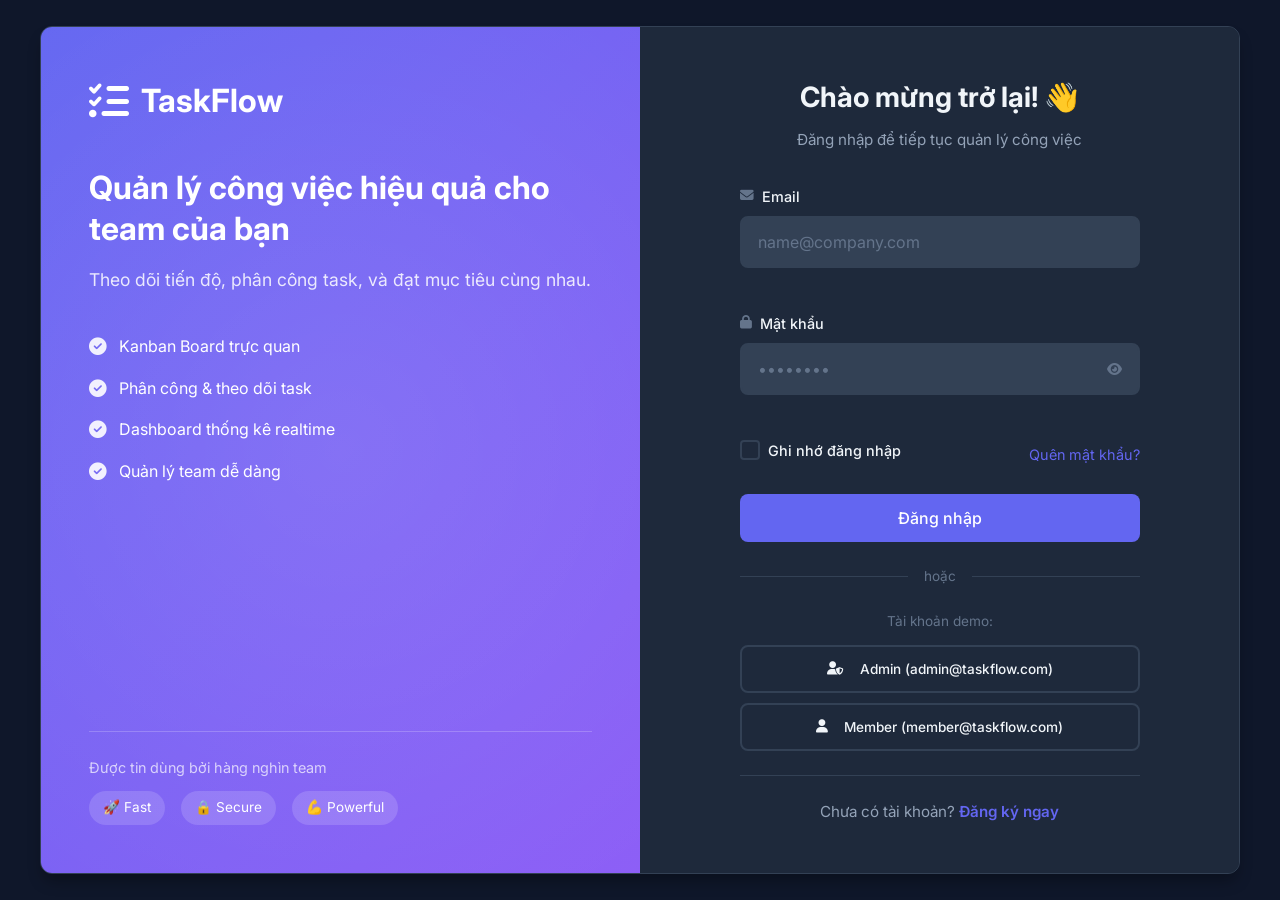
<file: index.html>
<!DOCTYPE html>
<html lang="vi" data-theme="dark">
<head>
    <meta charset="UTF-8">
    <meta name="viewport" content="width=device-width, initial-scale=1.0">
    <title>Team Task Management</title>
    <link rel="stylesheet" href="css/style.css">
    <link href="https://fonts.googleapis.com/css2?family=Inter:wght@300;400;500;600;700&display=swap" rel="stylesheet">
    <link rel="stylesheet" href="https://cdnjs.cloudflare.com/ajax/libs/font-awesome/6.4.0/css/all.min.css">
</head>
<body>
    <div class="app">
        <!-- Sidebar -->
        <aside class="sidebar">
            <div class="sidebar-header">
                <div class="logo">
                    <i class="fas fa-tasks"></i>
                    <span>TaskFlow</span>
                </div>
            </div>
            
            <nav class="sidebar-nav">
                <a href="#" class="nav-item active" data-page="dashboard">
                    <i class="fas fa-th-large"></i>
                    <span>Dashboard</span>
                </a>
                <a href="#" class="nav-item" data-page="kanban">
                    <i class="fas fa-columns"></i>
                    <span>Kanban Board</span>
                </a>
                <a href="#" class="nav-item" data-page="tasks">
                    <i class="fas fa-check-circle"></i>
                    <span>All Tasks</span>
                </a>
                <a href="#" class="nav-item" data-page="team">
                    <i class="fas fa-users"></i>
                    <span>Team</span>
                </a>
                <a href="#" class="nav-item" data-page="calendar">
                    <i class="fas fa-calendar-alt"></i>
                    <span>Lịch</span>
                </a>
                <a href="#" class="nav-item" data-page="activity">
                    <i class="fas fa-history"></i>
                    <span>Nhật ký</span>
                </a>
            </nav>
            
            <div class="sidebar-footer">
                <div class="user-info">
                    <div class="avatar" id="userAvatar">
                        <i class="fas fa-user"></i>
                    </div>
                    <div class="user-details">
                        <span class="user-name" id="userName">User</span>
                        <span class="user-role" id="userRole">Member</span>
                    </div>
                </div>
                <button class="btn btn-logout" id="logoutBtn" onclick="logout()">
                    <i class="fas fa-sign-out-alt"></i>
                    <span>Đăng xuất</span>
                </button>
            </div>
        </aside>

        <!-- Main Content -->
        <main class="main-content">
            <!-- Header -->
            <header class="header">
                <div class="header-left">
                    <button class="menu-toggle" id="menuToggle">
                        <i class="fas fa-bars"></i>
                    </button>
                    <h1 class="page-title">Dashboard</h1>
                </div>
                <div class="header-right">
                    <div class="search-box">
                        <i class="fas fa-search"></i>
                        <input type="text" placeholder="Tìm kiếm task... (Ctrl+K)" id="searchInput">
                    </div>
                    <button class="btn-icon" id="themeToggleBtn" title="Chuyển theme">
                        <i class="fas fa-moon"></i>
                    </button>
                    <div class="notification-wrapper">
                        <button class="btn-icon" id="notificationBtn" title="Thông báo">
                            <i class="fas fa-bell"></i>
                        </button>
                        <span class="notification-badge" id="notificationBadge">0</span>
                        <div class="notification-dropdown" id="notificationDropdown">
                            <div class="notification-dropdown-header">
                                <h3><i class="fas fa-bell"></i> Thông báo</h3>
                                <button class="mark-read-btn" onclick="markAllNotificationsRead()">Đọc tất cả</button>
                            </div>
                            <div class="notification-list" id="notificationList">
                                <div class="notification-empty">
                                    <i class="fas fa-bell-slash"></i>
                                    <p>Không có thông báo</p>
                                </div>
                            </div>
                        </div>
                    </div>
                    <button class="btn btn-primary" id="addTaskBtn">
                        <i class="fas fa-plus"></i>
                        <span>Thêm Task</span>
                    </button>
                </div>
            </header>

            <!-- Dashboard Page -->
            <section class="page active" id="dashboard">
                <div class="stats-grid">
                    <div class="stat-card">
                        <div class="stat-icon total">
                            <i class="fas fa-clipboard-list"></i>
                        </div>
                        <div class="stat-info">
                            <h3 id="totalTasks">0</h3>
                            <p>Tổng Task</p>
                        </div>
                    </div>
                    <div class="stat-card">
                        <div class="stat-icon todo">
                            <i class="fas fa-clock"></i>
                        </div>
                        <div class="stat-info">
                            <h3 id="todoTasks">0</h3>
                            <p>Chờ xử lý</p>
                        </div>
                    </div>
                    <div class="stat-card">
                        <div class="stat-icon doing">
                            <i class="fas fa-spinner"></i>
                        </div>
                        <div class="stat-info">
                            <h3 id="doingTasks">0</h3>
                            <p>Đang làm</p>
                        </div>
                    </div>
                    <div class="stat-card">
                        <div class="stat-icon done">
                            <i class="fas fa-check-circle"></i>
                        </div>
                        <div class="stat-info">
                            <h3 id="doneTasks">0</h3>
                            <p>Hoàn thành</p>
                        </div>
                    </div>
                    <div class="stat-card">
                        <div class="stat-icon completion">
                            <i class="fas fa-chart-pie"></i>
                        </div>
                        <div class="stat-info">
                            <h3 id="completionRate">0%</h3>
                            <p>Tỉ lệ hoàn thành</p>
                            <div class="completion-bar">
                                <div class="completion-fill" id="completionFill" style="width: 0%"></div>
                            </div>
                        </div>
                    </div>
                </div>

                <div class="dashboard-grid">
                    <div class="card recent-tasks">
                        <div class="card-header">
                            <h2><i class="fas fa-history"></i> Task gần đây</h2>
                        </div>
                        <div class="card-body" id="recentTasksList">
                            <!-- Tasks will be loaded here -->
                        </div>
                    </div>
                    
                    <div class="card overdue-tasks">
                        <div class="card-header">
                            <h2><i class="fas fa-exclamation-triangle"></i> Task quá hạn</h2>
                        </div>
                        <div class="card-body" id="overdueTasksList">
                            <!-- Overdue tasks will be loaded here -->
                        </div>
                    </div>
                </div>
            </section>

            <!-- Kanban Page -->
            <section class="page" id="kanban">
                <div class="kanban-board">
                    <div class="kanban-column" data-status="todo">
                        <div class="column-header">
                            <span class="column-title"><i class="fas fa-clock"></i> To Do</span>
                            <span class="task-count" id="kanban-todo-count">0</span>
                        </div>
                        <div class="column-body" id="kanban-todo">
                            <!-- Tasks will be loaded here -->
                        </div>
                    </div>
                    
                    <div class="kanban-column" data-status="doing">
                        <div class="column-header">
                            <span class="column-title"><i class="fas fa-spinner"></i> Doing</span>
                            <span class="task-count" id="kanban-doing-count">0</span>
                        </div>
                        <div class="column-body" id="kanban-doing">
                            <!-- Tasks will be loaded here -->
                        </div>
                    </div>
                    
                    <div class="kanban-column" data-status="done">
                        <div class="column-header">
                            <span class="column-title"><i class="fas fa-check-circle"></i> Done</span>
                            <span class="task-count" id="kanban-done-count">0</span>
                        </div>
                        <div class="column-body" id="kanban-done">
                            <!-- Tasks will be loaded here -->
                        </div>
                    </div>
                    
                    <div class="kanban-column" data-status="blocked">
                        <div class="column-header">
                            <span class="column-title"><i class="fas fa-ban"></i> Blocked</span>
                            <span class="task-count" id="kanban-blocked-count">0</span>
                        </div>
                        <div class="column-body" id="kanban-blocked">
                            <!-- Tasks will be loaded here -->
                        </div>
                    </div>
                </div>
            </section>

            <!-- Tasks Page -->
            <section class="page" id="tasks">
                <div class="tasks-toolbar">
                    <div class="toolbar-row">
                        <div class="filter-group">
                            <select id="filterStatus">
                                <option value="all">Tất cả trạng thái</option>
                                <option value="todo">To Do</option>
                                <option value="doing">Doing</option>
                                <option value="done">Done</option>
                                <option value="blocked">Blocked</option>
                            </select>
                            <select id="filterPriority">
                                <option value="all">Tất cả độ ưu tiên</option>
                                <option value="high">Cao</option>
                                <option value="medium">Trung bình</option>
                                <option value="low">Thấp</option>
                            </select>
                            <select id="filterAssignee">
                                <option value="all">Tất cả người làm</option>
                            </select>
                        </div>
                        <button class="btn btn-secondary" id="exportCsvBtn">
                            <i class="fas fa-file-csv"></i>
                            <span>Xuất CSV</span>
                        </button>
                    </div>
                    <div class="toolbar-row" style="margin-top:12px">
                        <div class="filter-group">
                            <input type="text" id="filterTag" placeholder="🏷 Lọc theo tag..." class="filter-input">
                            <input type="date" id="filterDateFrom" class="filter-input" title="Deadline từ ngày">
                            <input type="date" id="filterDateTo" class="filter-input" title="Deadline đến ngày">
                            <button class="btn btn-secondary btn-sm" id="clearFiltersBtn">
                                <i class="fas fa-times"></i> Xóa bộ lọc
                            </button>
                        </div>
                    </div>
                </div>
                
                <div class="tasks-table-wrapper">
                    <table class="tasks-table">
                        <thead>
                            <tr>
                                <th class="sortable" data-sort="title">Task <i class="fas fa-sort sort-icon"></i></th>
                                <th>Người phụ trách</th>
                                <th class="sortable" data-sort="priority">Độ ưu tiên <i class="fas fa-sort sort-icon"></i></th>
                                <th class="sortable" data-sort="deadline">Deadline <i class="fas fa-sort sort-icon"></i></th>
                                <th class="sortable" data-sort="status">Trạng thái <i class="fas fa-sort sort-icon"></i></th>
                                <th>Hành động</th>
                            </tr>
                        </thead>
                        <tbody id="tasksTableBody">
                            <!-- Tasks will be loaded here -->
                        </tbody>
                    </table>
                </div>
            </section>

            <!-- Team Page -->
            <section class="page" id="team">
                <div class="team-header">
                    <h2>Thành viên Team</h2>
                    <button class="btn btn-primary" id="addMemberBtn">
                        <i class="fas fa-user-plus"></i>
                        <span>Thêm thành viên</span>
                    </button>
                </div>
                
                <div class="team-grid" id="teamGrid">
                    <!-- Team members will be loaded here -->
                </div>
            </section>

            <!-- Calendar Page -->
            <section class="page" id="calendar">
                <div class="calendar-nav">
                    <button class="btn btn-secondary" id="prevMonthBtn"><i class="fas fa-chevron-left"></i></button>
                    <h2 id="calendarMonthTitle">Tháng</h2>
                    <button class="btn btn-secondary" id="nextMonthBtn"><i class="fas fa-chevron-right"></i></button>
                    <button class="btn btn-secondary btn-sm" id="todayBtn" style="margin-left:auto">
                        <i class="fas fa-calendar-day"></i> Hôm nay
                    </button>
                </div>
                <div id="calendarGrid" class="calendar-container"></div>
            </section>

            <!-- Activity Log Page -->
            <section class="page" id="activity">
                <div class="activity-page-header">
                    <h2><i class="fas fa-history"></i> Nhật ký hoạt động</h2>
                    <button class="btn btn-secondary btn-sm" id="clearActivityBtn">
                        <i class="fas fa-trash"></i> Xóa log
                    </button>
                </div>
                <div class="activity-log-list" id="activityLogList">
                    <div class="empty-state"><i class="fas fa-history"></i><p>Chưa có hoạt động nào</p></div>
                </div>
            </section>
        </main>
    </div>

    <!-- Task Modal -->
    <div class="modal" id="taskModal">
        <div class="modal-content modal-large">
            <div class="modal-header">
                <h2 id="modalTitle">Thêm Task mới</h2>
                <button class="close-btn" id="closeTaskModal">
                    <i class="fas fa-times"></i>
                </button>
            </div>
            <!-- Tabs (shown when editing) -->
            <div class="modal-tabs" id="modalTabs" style="display:none">
                <button class="modal-tab active" data-tab="details">
                    <i class="fas fa-info-circle"></i> Chi tiết
                </button>
                <button class="modal-tab" data-tab="comments">
                    <i class="fas fa-comments"></i> Bình luận
                    <span class="tab-count" id="commentTabCount">0</span>
                </button>
                <button class="modal-tab" data-tab="attachments">
                    <i class="fas fa-paperclip"></i> Tệp đính kèm
                    <span class="tab-count" id="attachTabCount">0</span>
                </button>
            </div>
            <!-- Details Tab -->
            <div class="tab-panel active" id="tabDetails">
            <form id="taskForm">
                <input type="hidden" id="taskId">
                <div class="form-group">
                    <label for="taskTitle">Tiêu đề *</label>
                    <input type="text" id="taskTitle" required placeholder="Nhập tiêu đề task...">
                </div>
                <div class="form-group">
                    <label for="taskDescription">Mô tả</label>
                    <textarea id="taskDescription" rows="3" placeholder="Mô tả chi tiết..."></textarea>
                </div>
                <div class="form-row">
                    <div class="form-group">
                        <label for="taskAssignee">Người phụ trách</label>
                        <select id="taskAssignee">
                            <!-- Team members will be loaded here -->
                        </select>
                    </div>
                    <div class="form-group">
                        <label for="taskPriority">Độ ưu tiên</label>
                        <select id="taskPriority">
                            <option value="low">Thấp</option>
                            <option value="medium" selected>Trung bình</option>
                            <option value="high">Cao</option>
                        </select>
                    </div>
                </div>
                <div class="form-row">
                    <div class="form-group">
                        <label for="taskDeadline">Deadline</label>
                        <input type="date" id="taskDeadline">
                    </div>
                    <div class="form-group">
                        <label for="taskStatus">Trạng thái</label>
                        <select id="taskStatus">
                            <option value="todo">To Do</option>
                            <option value="doing">Doing</option>
                            <option value="done">Done</option>
                            <option value="blocked">Blocked</option>
                        </select>
                    </div>
                </div>
                <div class="form-group">
                    <label for="taskTags">Tags <span class="label-hint">(cách nhau bằng dấu phẩy)</span></label>
                    <input type="text" id="taskTags" placeholder="vd: frontend, bugfix, urgent...">
                </div>
                <div class="form-actions">
                    <button type="button" class="btn btn-secondary" id="cancelTaskBtn">Hủy</button>
                    <button type="submit" class="btn btn-primary">Lưu Task</button>
                </div>
            </form>
            </div>
            <!-- Comments Tab -->
            <div class="tab-panel" id="tabComments">
                <div class="comments-section">
                    <div class="comments-list" id="commentsList">
                        <div class="empty-state" style="padding:20px"><i class="fas fa-comments"></i><p>Chưa có bình luận</p></div>
                    </div>
                    <div class="comment-input-area">
                        <textarea id="commentInput" placeholder="Viết bình luận..." rows="3"></textarea>
                        <button class="btn btn-primary btn-sm" onclick="addComment()">
                            <i class="fas fa-paper-plane"></i> Gửi
                        </button>
                    </div>
                </div>
            </div>
            <!-- Attachments Tab -->
            <div class="tab-panel" id="tabAttachments">
                <div class="attachments-section">
                    <div class="attachments-list" id="attachmentsList">
                        <div class="empty-state" style="padding:20px"><i class="fas fa-paperclip"></i><p>Chưa có tệp đính kèm</p></div>
                    </div>
                    <label class="file-upload-label" for="fileAttachInput">
                        <i class="fas fa-cloud-upload-alt"></i>
                        <span>Nhấp vào đây để chọn file</span>
                        <small>Hỗ trợ mọi định dạng, tối đa 2MB/file</small>
                    </label>
                    <input type="file" id="fileAttachInput" multiple style="display:none" onchange="handleFileUpload(this.files)">
                </div>
            </div>
        </div>
    </div>

    <!-- Member Modal -->
    <div class="modal" id="memberModal">
        <div class="modal-content">
            <div class="modal-header">
                <h2 id="memberModalTitle">Thêm thành viên</h2>
                <button class="close-btn" id="closeMemberModal">
                    <i class="fas fa-times"></i>
                </button>
            </div>
            <form id="memberForm">
                <input type="hidden" id="memberId">
                <div class="form-group">
                    <label for="memberName">Tên *</label>
                    <input type="text" id="memberName" required placeholder="Nhập tên thành viên...">
                </div>
                <div class="form-group">
                    <label for="memberEmail">Email</label>
                    <input type="email" id="memberEmail" placeholder="email@example.com">
                </div>
                <div class="form-group">
                    <label for="memberRole">Vai trò</label>
                    <select id="memberRole">
                        <option value="member">Member</option>
                        <option value="lead">Team Lead</option>
                        <option value="admin">Admin</option>
                    </select>
                </div>
                <div class="form-group">
                    <label for="memberAvatar">Màu Avatar</label>
                    <div class="color-picker">
                        <input type="radio" name="avatarColor" value="#6366f1" id="color1" checked>
                        <label for="color1" style="background: #6366f1"></label>
                        <input type="radio" name="avatarColor" value="#8b5cf6" id="color2">
                        <label for="color2" style="background: #8b5cf6"></label>
                        <input type="radio" name="avatarColor" value="#ec4899" id="color3">
                        <label for="color3" style="background: #ec4899"></label>
                        <input type="radio" name="avatarColor" value="#14b8a6" id="color4">
                        <label for="color4" style="background: #14b8a6"></label>
                        <input type="radio" name="avatarColor" value="#f59e0b" id="color5">
                        <label for="color5" style="background: #f59e0b"></label>
                    </div>
                </div>
                <div class="form-actions">
                    <button type="button" class="btn btn-secondary" id="cancelMemberBtn">Hủy</button>
                    <button type="submit" class="btn btn-primary">Lưu</button>
                </div>
            </form>
        </div>
    </div>

    <!-- Delete Confirmation Modal -->
    <div class="modal" id="deleteModal">
        <div class="modal-content modal-small">
            <div class="modal-header">
                <h2>Xác nhận xóa</h2>
                <button class="close-btn" id="closeDeleteModal">
                    <i class="fas fa-times"></i>
                </button>
            </div>
            <div class="modal-body">
                <p id="deleteMessage">Bạn có chắc chắn muốn xóa?</p>
            </div>
            <div class="form-actions">
                <button type="button" class="btn btn-secondary" id="cancelDeleteBtn">Hủy</button>
                <button type="button" class="btn btn-danger" id="confirmDeleteBtn">Xóa</button>
            </div>
        </div>
    </div>

    <!-- Toast Notification -->
    <div class="toast-container" id="toastContainer"></div>

    <script src="js/auth.js"></script>
    <script src="js/app.js"></script>
</body>
</html>
</file>
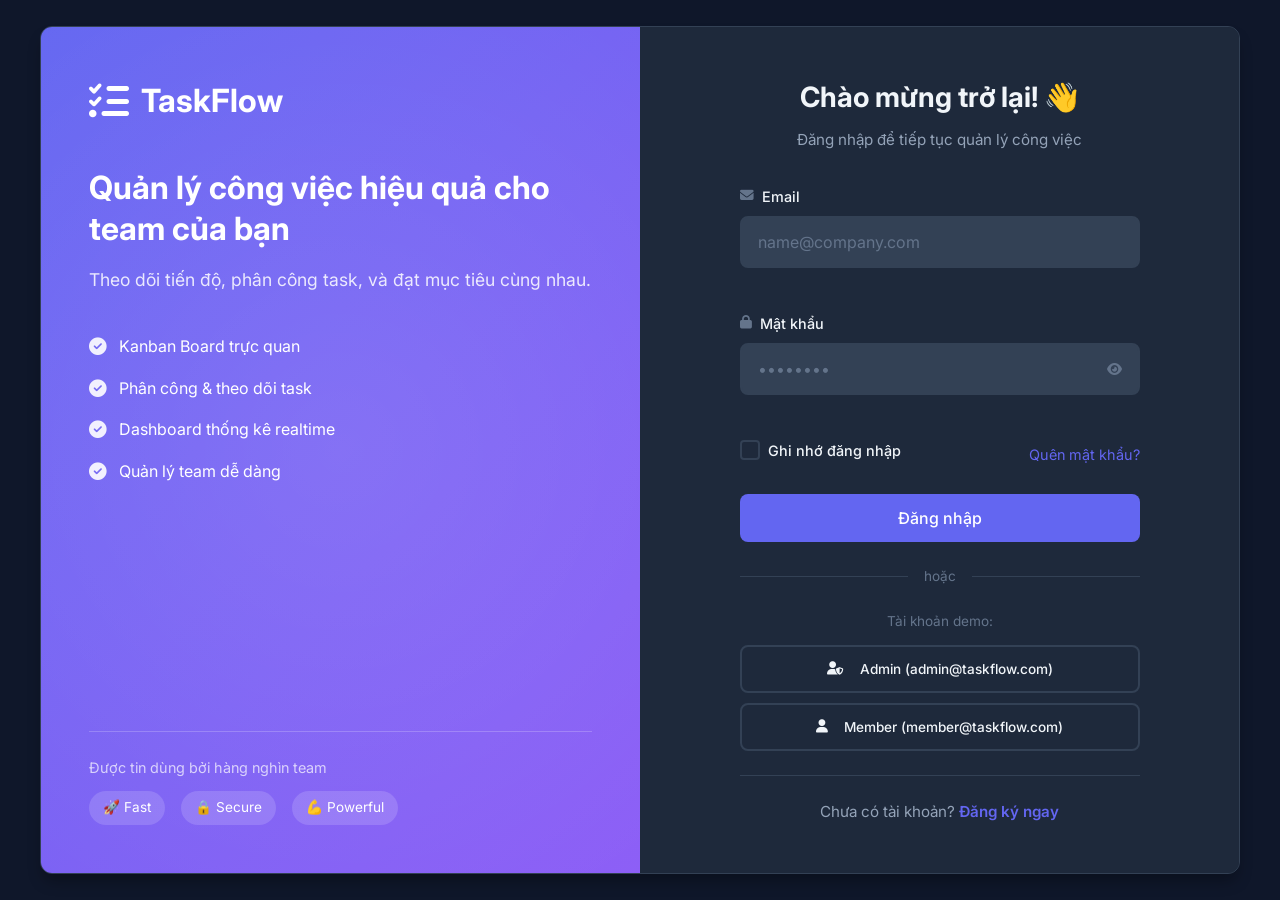
<file: login.html>
<!DOCTYPE html>
<html lang="vi">
<head>
    <meta charset="UTF-8">
    <meta name="viewport" content="width=device-width, initial-scale=1.0">
    <title>Đăng nhập - TaskFlow</title>
    <link rel="stylesheet" href="css/style.css">
    <link rel="stylesheet" href="css/auth.css">
    <link href="https://fonts.googleapis.com/css2?family=Inter:wght@300;400;500;600;700&display=swap" rel="stylesheet">
    <link rel="stylesheet" href="https://cdnjs.cloudflare.com/ajax/libs/font-awesome/6.4.0/css/all.min.css">
</head>
<body class="auth-body">
    <div class="auth-container">
        <!-- Left Side - Branding -->
        <div class="auth-branding">
            <div class="branding-content">
                <div class="logo-large">
                    <i class="fas fa-tasks"></i>
                    <span>TaskFlow</span>
                </div>
                <h1>Quản lý công việc hiệu quả cho team của bạn</h1>
                <p>Theo dõi tiến độ, phân công task, và đạt mục tiêu cùng nhau.</p>
                
                <div class="features-list">
                    <div class="feature-item">
                        <i class="fas fa-check-circle"></i>
                        <span>Kanban Board trực quan</span>
                    </div>
                    <div class="feature-item">
                        <i class="fas fa-check-circle"></i>
                        <span>Phân công & theo dõi task</span>
                    </div>
                    <div class="feature-item">
                        <i class="fas fa-check-circle"></i>
                        <span>Dashboard thống kê realtime</span>
                    </div>
                    <div class="feature-item">
                        <i class="fas fa-check-circle"></i>
                        <span>Quản lý team dễ dàng</span>
                    </div>
                </div>
            </div>
            
            <div class="branding-footer">
                <p>Được tin dùng bởi hàng nghìn team</p>
                <div class="trust-badges">
                    <span>🚀 Fast</span>
                    <span>🔒 Secure</span>
                    <span>💪 Powerful</span>
                </div>
            </div>
        </div>

        <!-- Right Side - Login Form -->
        <div class="auth-form-container">
            <div class="auth-form-wrapper">
                <div class="auth-header">
                    <h2>Chào mừng trở lại! 👋</h2>
                    <p>Đăng nhập để tiếp tục quản lý công việc</p>
                </div>

                <form id="loginForm" class="auth-form">
                    <div class="form-group">
                        <label for="email">
                            <i class="fas fa-envelope"></i>
                            Email
                        </label>
                        <input 
                            type="email" 
                            id="email" 
                            name="email" 
                            placeholder="name@company.com"
                            required
                            autocomplete="email"
                        >
                        <span class="error-message" id="emailError"></span>
                    </div>

                    <div class="form-group">
                        <label for="password">
                            <i class="fas fa-lock"></i>
                            Mật khẩu
                        </label>
                        <div class="password-input">
                            <input 
                                type="password" 
                                id="password" 
                                name="password" 
                                placeholder="••••••••"
                                required
                                autocomplete="current-password"
                            >
                            <button type="button" class="toggle-password" id="togglePassword">
                                <i class="fas fa-eye"></i>
                            </button>
                        </div>
                        <span class="error-message" id="passwordError"></span>
                    </div>

                    <div class="form-options">
                        <label class="checkbox-label">
                            <input type="checkbox" id="rememberMe">
                            <span class="checkmark"></span>
                            Ghi nhớ đăng nhập
                        </label>
                        <a href="#" class="forgot-link">Quên mật khẩu?</a>
                    </div>

                    <button type="submit" class="btn btn-primary btn-block" id="loginBtn">
                        <span class="btn-text">Đăng nhập</span>
                        <span class="btn-loader" style="display: none;">
                            <i class="fas fa-spinner fa-spin"></i>
                        </span>
                    </button>
                </form>

                <div class="auth-divider">
                    <span>hoặc</span>
                </div>

                <div class="demo-accounts">
                    <p>Tài khoản demo:</p>
                    <button type="button" class="btn btn-outline btn-block demo-btn" data-email="admin@taskflow.com" data-password="admin123">
                        <i class="fas fa-user-shield"></i>
                        Admin (admin@taskflow.com)
                    </button>
                    <button type="button" class="btn btn-outline btn-block demo-btn" data-email="member@taskflow.com" data-password="member123">
                        <i class="fas fa-user"></i>
                        Member (member@taskflow.com)
                    </button>
                </div>

                <div class="auth-footer">
                    <p>Chưa có tài khoản? <a href="register.html">Đăng ký ngay</a></p>
                </div>
            </div>
        </div>
    </div>

    <!-- Toast Container -->
    <div class="toast-container" id="toastContainer"></div>

    <script src="js/auth.js"></script>
</body>
</html>
</file>
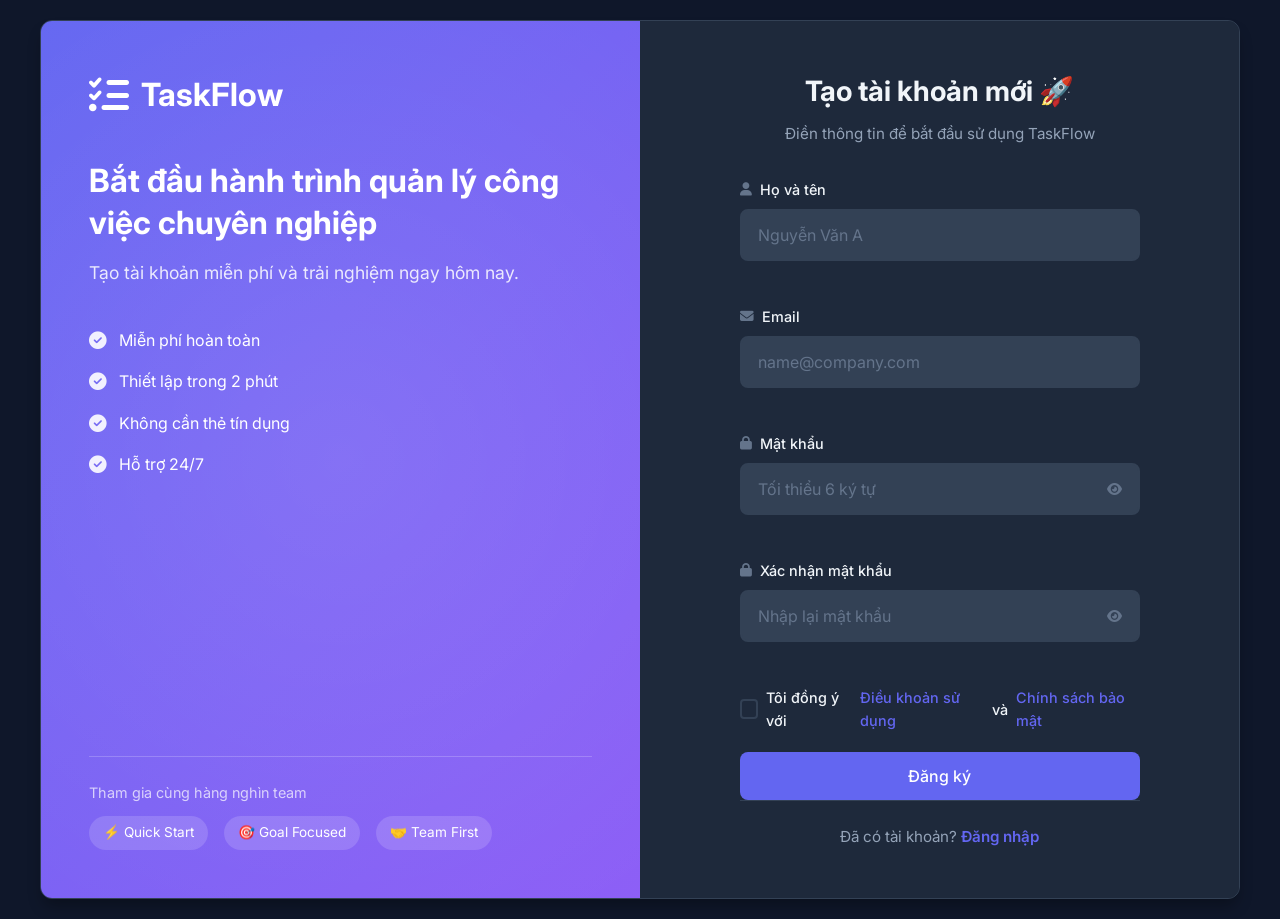
<file: register.html>
<!DOCTYPE html>
<html lang="vi">
<head>
    <meta charset="UTF-8">
    <meta name="viewport" content="width=device-width, initial-scale=1.0">
    <title>Đăng ký - TaskFlow</title>
    <link rel="stylesheet" href="css/style.css">
    <link rel="stylesheet" href="css/auth.css">
    <link href="https://fonts.googleapis.com/css2?family=Inter:wght@300;400;500;600;700&display=swap" rel="stylesheet">
    <link rel="stylesheet" href="https://cdnjs.cloudflare.com/ajax/libs/font-awesome/6.4.0/css/all.min.css">
</head>
<body class="auth-body">
    <div class="auth-container">
        <!-- Left Side - Branding -->
        <div class="auth-branding">
            <div class="branding-content">
                <div class="logo-large">
                    <i class="fas fa-tasks"></i>
                    <span>TaskFlow</span>
                </div>
                <h1>Bắt đầu hành trình quản lý công việc chuyên nghiệp</h1>
                <p>Tạo tài khoản miễn phí và trải nghiệm ngay hôm nay.</p>
                
                <div class="features-list">
                    <div class="feature-item">
                        <i class="fas fa-check-circle"></i>
                        <span>Miễn phí hoàn toàn</span>
                    </div>
                    <div class="feature-item">
                        <i class="fas fa-check-circle"></i>
                        <span>Thiết lập trong 2 phút</span>
                    </div>
                    <div class="feature-item">
                        <i class="fas fa-check-circle"></i>
                        <span>Không cần thẻ tín dụng</span>
                    </div>
                    <div class="feature-item">
                        <i class="fas fa-check-circle"></i>
                        <span>Hỗ trợ 24/7</span>
                    </div>
                </div>
            </div>
            
            <div class="branding-footer">
                <p>Tham gia cùng hàng nghìn team</p>
                <div class="trust-badges">
                    <span>⚡ Quick Start</span>
                    <span>🎯 Goal Focused</span>
                    <span>🤝 Team First</span>
                </div>
            </div>
        </div>

        <!-- Right Side - Register Form -->
        <div class="auth-form-container">
            <div class="auth-form-wrapper">
                <div class="auth-header">
                    <h2>Tạo tài khoản mới 🚀</h2>
                    <p>Điền thông tin để bắt đầu sử dụng TaskFlow</p>
                </div>

                <form id="registerForm" class="auth-form">
                    <div class="form-group">
                        <label for="fullName">
                            <i class="fas fa-user"></i>
                            Họ và tên
                        </label>
                        <input 
                            type="text" 
                            id="fullName" 
                            name="fullName" 
                            placeholder="Nguyễn Văn A"
                            required
                            autocomplete="name"
                        >
                        <span class="error-message" id="fullNameError"></span>
                    </div>

                    <div class="form-group">
                        <label for="email">
                            <i class="fas fa-envelope"></i>
                            Email
                        </label>
                        <input 
                            type="email" 
                            id="email" 
                            name="email" 
                            placeholder="name@company.com"
                            required
                            autocomplete="email"
                        >
                        <span class="error-message" id="emailError"></span>
                    </div>

                    <div class="form-group">
                        <label for="password">
                            <i class="fas fa-lock"></i>
                            Mật khẩu
                        </label>
                        <div class="password-input">
                            <input 
                                type="password" 
                                id="password" 
                                name="password" 
                                placeholder="Tối thiểu 6 ký tự"
                                required
                                minlength="6"
                                autocomplete="new-password"
                            >
                            <button type="button" class="toggle-password" id="togglePassword">
                                <i class="fas fa-eye"></i>
                            </button>
                        </div>
                        <div class="password-strength" id="passwordStrength">
                            <div class="strength-bar">
                                <div class="strength-fill" id="strengthFill"></div>
                            </div>
                            <span class="strength-text" id="strengthText"></span>
                        </div>
                        <span class="error-message" id="passwordError"></span>
                    </div>

                    <div class="form-group">
                        <label for="confirmPassword">
                            <i class="fas fa-lock"></i>
                            Xác nhận mật khẩu
                        </label>
                        <div class="password-input">
                            <input 
                                type="password" 
                                id="confirmPassword" 
                                name="confirmPassword" 
                                placeholder="Nhập lại mật khẩu"
                                required
                                autocomplete="new-password"
                            >
                            <button type="button" class="toggle-password" id="toggleConfirmPassword">
                                <i class="fas fa-eye"></i>
                            </button>
                        </div>
                        <span class="error-message" id="confirmPasswordError"></span>
                    </div>

                    <div class="form-group">
                        <label class="checkbox-label">
                            <input type="checkbox" id="agreeTerms" required>
                            <span class="checkmark"></span>
                            Tôi đồng ý với <a href="#">Điều khoản sử dụng</a> và <a href="#">Chính sách bảo mật</a>
                        </label>
                    </div>

                    <button type="submit" class="btn btn-primary btn-block" id="registerBtn">
                        <span class="btn-text">Đăng ký</span>
                        <span class="btn-loader" style="display: none;">
                            <i class="fas fa-spinner fa-spin"></i>
                        </span>
                    </button>
                </form>

                <div class="auth-footer">
                    <p>Đã có tài khoản? <a href="login.html">Đăng nhập</a></p>
                </div>
            </div>
        </div>
    </div>

    <!-- Toast Container -->
    <div class="toast-container" id="toastContainer"></div>

    <script src="js/auth.js"></script>
</body>
</html>
</file>
<file: css/style.css>
/* ===== CSS Variables ===== */
:root {
    --bg-primary: #0f172a;
    --bg-secondary: #1e293b;
    --bg-tertiary: #334155;
    --text-primary: #f1f5f9;
    --text-secondary: #94a3b8;
    --text-muted: #64748b;
    --accent-primary: #6366f1;
    --accent-secondary: #8b5cf6;
    --accent-hover: #4f46e5;
    --success: #10b981;
    --warning: #f59e0b;
    --danger: #ef4444;
    --info: #3b82f6;
    --border-color: #334155;
    --shadow: 0 4px 6px -1px rgba(0, 0, 0, 0.3);
    --shadow-lg: 0 10px 15px -3px rgba(0, 0, 0, 0.3);
    --radius: 12px;
    --radius-sm: 8px;
    --sidebar-width: 260px;
    --header-height: 70px;
    --transition: all 0.3s ease;
}

/* ===== Light Theme ===== */
[data-theme="light"] {
    --bg-primary: #f1f5f9;
    --bg-secondary: #ffffff;
    --bg-tertiary: #f8fafc;
    --text-primary: #0f172a;
    --text-secondary: #475569;
    --text-muted: #94a3b8;
    --border-color: #e2e8f0;
    --shadow: 0 4px 6px -1px rgba(0, 0, 0, 0.08);
    --shadow-lg: 0 10px 15px -3px rgba(0, 0, 0, 0.1);
}

/* ===== Reset & Base ===== */
* {
    margin: 0;
    padding: 0;
    box-sizing: border-box;
}

body {
    font-family: 'Inter', -apple-system, BlinkMacSystemFont, sans-serif;
    background: var(--bg-primary);
    color: var(--text-primary);
    line-height: 1.6;
    overflow-x: hidden;
}

a {
    text-decoration: none;
    color: inherit;
}

button {
    cursor: pointer;
    border: none;
    outline: none;
    font-family: inherit;
}

input, select, textarea {
    font-family: inherit;
    outline: none;
}

/* ===== App Layout ===== */
.app {
    display: flex;
    min-height: 100vh;
}

/* ===== Sidebar ===== */
.sidebar {
    width: var(--sidebar-width);
    background: var(--bg-secondary);
    border-right: 1px solid var(--border-color);
    display: flex;
    flex-direction: column;
    position: fixed;
    height: 100vh;
    z-index: 100;
    transition: var(--transition);
}

.sidebar.collapsed {
    transform: translateX(-100%);
}

.sidebar-header {
    padding: 20px;
    border-bottom: 1px solid var(--border-color);
    background: linear-gradient(135deg, rgba(99, 102, 241, 0.15), rgba(139, 92, 246, 0.1));
}

.logo {
    display: flex;
    align-items: center;
    gap: 12px;
    font-size: 1.5rem;
    font-weight: 700;
    background: linear-gradient(135deg, #6366f1, #8b5cf6);
    -webkit-background-clip: text;
    -webkit-text-fill-color: transparent;
    background-clip: text;
}

.logo i {
    font-size: 1.8rem;
    -webkit-text-fill-color: var(--accent-primary);
}

.sidebar-nav {
    flex: 1;
    padding: 20px 12px;
    display: flex;
    flex-direction: column;
    gap: 8px;
}

.nav-item {
    display: flex;
    align-items: center;
    gap: 12px;
    padding: 12px 16px;
    border-radius: var(--radius-sm);
    color: var(--text-secondary);
    transition: var(--transition);
    font-weight: 500;
}

.nav-item:hover {
    background: var(--bg-tertiary);
    color: var(--text-primary);
}

.nav-item.active {
    background: linear-gradient(135deg, var(--accent-primary), var(--accent-secondary));
    color: white;
    box-shadow: 0 4px 12px rgba(99, 102, 241, 0.35);
}

.nav-item i {
    width: 20px;
    text-align: center;
}

.sidebar-footer {
    padding: 20px;
    border-top: 1px solid var(--border-color);
}

.user-info {
    display: flex;
    align-items: center;
    gap: 12px;
}

.avatar {
    width: 40px;
    height: 40px;
    border-radius: 50%;
    background: var(--accent-primary);
    display: flex;
    align-items: center;
    justify-content: center;
    color: white;
}

.user-details {
    display: flex;
    flex-direction: column;
}

.user-name {
    font-weight: 600;
    font-size: 0.9rem;
}

.user-role {
    font-size: 0.75rem;
    color: var(--text-muted);
    text-transform: capitalize;
}

.btn-logout {
    width: 100%;
    margin-top: 16px;
    padding: 10px 16px;
    background: rgba(239, 68, 68, 0.1);
    color: var(--danger);
    border-radius: var(--radius-sm);
    display: flex;
    align-items: center;
    justify-content: center;
    gap: 8px;
    font-weight: 500;
    transition: var(--transition);
}

.btn-logout:hover {
    background: var(--danger);
    color: white;
}

/* ===== Main Content ===== */
.main-content {
    flex: 1;
    margin-left: var(--sidebar-width);
    min-height: 100vh;
    transition: var(--transition);
}

.main-content.expanded {
    margin-left: 0;
}

/* ===== Header ===== */
.header {
    height: var(--header-height);
    background: var(--bg-secondary);
    border-bottom: 1px solid var(--border-color);
    display: flex;
    align-items: center;
    justify-content: space-between;
    padding: 0 24px;
    position: sticky;
    top: 0;
    z-index: 50;
}

.header-left {
    display: flex;
    align-items: center;
    gap: 16px;
}

.menu-toggle {
    display: none;
    background: var(--bg-tertiary);
    color: var(--text-primary);
    padding: 10px 12px;
    border-radius: var(--radius-sm);
    font-size: 1.1rem;
}

.page-title {
    font-size: 1.5rem;
    font-weight: 600;
}

.header-right {
    display: flex;
    align-items: center;
    gap: 16px;
}

.search-box {
    display: flex;
    align-items: center;
    gap: 10px;
    background: var(--bg-tertiary);
    padding: 10px 16px;
    border-radius: var(--radius);
    min-width: 280px;
}

.search-box i {
    color: var(--text-muted);
}

.search-box input {
    background: none;
    border: none;
    color: var(--text-primary);
    width: 100%;
    font-size: 0.9rem;
}

.search-box input::placeholder {
    color: var(--text-muted);
}

/* ===== Buttons ===== */
.btn {
    display: inline-flex;
    align-items: center;
    gap: 8px;
    padding: 10px 20px;
    border-radius: var(--radius-sm);
    font-weight: 500;
    font-size: 0.9rem;
    transition: var(--transition);
}

.btn-primary {
    background: var(--accent-primary);
    color: white;
}

.btn-primary:hover {
    background: var(--accent-hover);
}

.btn-secondary {
    background: var(--bg-tertiary);
    color: var(--text-primary);
}

.btn-secondary:hover {
    background: var(--border-color);
}

.btn-danger {
    background: var(--danger);
    color: white;
}

.btn-danger:hover {
    background: #dc2626;
}

.btn-sm {
    padding: 6px 12px;
    font-size: 0.8rem;
}

.btn-icon {
    padding: 8px;
    border-radius: var(--radius-sm);
    background: var(--bg-tertiary);
    color: var(--text-secondary);
    transition: var(--transition);
}

.btn-icon:hover {
    background: var(--border-color);
    color: var(--text-primary);
}

/* ===== Pages ===== */
.page {
    display: none;
    padding: 24px;
    animation: fadeIn 0.3s ease;
}

.page.active {
    display: block;
}

@keyframes fadeIn {
    from { opacity: 0; transform: translateY(10px); }
    to { opacity: 1; transform: translateY(0); }
}

/* ===== Dashboard Stats ===== */
.stats-grid {
    display: grid;
    grid-template-columns: repeat(auto-fit, minmax(240px, 1fr));
    gap: 20px;
    margin-bottom: 24px;
}

.stat-card {
    background: var(--bg-secondary);
    border-radius: var(--radius);
    padding: 24px;
    display: flex;
    align-items: center;
    gap: 20px;
    border: 1px solid var(--border-color);
    transition: var(--transition);
    position: relative;
    overflow: hidden;
}

.stat-card::before {
    content: '';
    position: absolute;
    top: 0;
    right: 0;
    width: 80px;
    height: 80px;
    border-radius: 50%;
    opacity: 0.05;
    background: var(--accent-primary);
    transform: translate(20px, -20px);
    transition: var(--transition);
}

.stat-card:hover::before {
    transform: translate(10px, -10px) scale(1.3);
    opacity: 0.1;
}

.stat-card:hover {
    transform: translateY(-2px);
    box-shadow: var(--shadow-lg);
    border-color: var(--accent-primary);
}

.stat-icon {
    width: 60px;
    height: 60px;
    border-radius: var(--radius);
    display: flex;
    align-items: center;
    justify-content: center;
    font-size: 1.5rem;
}

.stat-icon.total {
    background: linear-gradient(135deg, rgba(99, 102, 241, 0.25), rgba(99, 102, 241, 0.1));
    color: var(--accent-primary);
}

.stat-icon.todo {
    background: linear-gradient(135deg, rgba(245, 158, 11, 0.25), rgba(245, 158, 11, 0.1));
    color: var(--warning);
}

.stat-icon.doing {
    background: linear-gradient(135deg, rgba(59, 130, 246, 0.25), rgba(59, 130, 246, 0.1));
    color: var(--info);
}

.stat-icon.done {
    background: linear-gradient(135deg, rgba(16, 185, 129, 0.25), rgba(16, 185, 129, 0.1));
    color: var(--success);
}

.stat-icon.completion {
    background: linear-gradient(135deg, rgba(139, 92, 246, 0.25), rgba(139, 92, 246, 0.1));
    color: var(--accent-secondary);
}

.stat-info h3 {
    font-size: 2rem;
    font-weight: 700;
    line-height: 1;
}

.stat-info p {
    color: var(--text-secondary);
    font-size: 0.9rem;
    margin-top: 4px;
}

/* ===== Dashboard Grid ===== */
.dashboard-grid {
    display: grid;
    grid-template-columns: repeat(auto-fit, minmax(400px, 1fr));
    gap: 24px;
}

.card {
    background: var(--bg-secondary);
    border-radius: var(--radius);
    border: 1px solid var(--border-color);
    overflow: hidden;
}

.card-header {
    padding: 16px 20px;
    border-bottom: 1px solid var(--border-color);
}

.card-header h2 {
    font-size: 1rem;
    font-weight: 600;
    display: flex;
    align-items: center;
    gap: 10px;
}

.card-header h2 i {
    color: var(--accent-primary);
}

.card-body {
    padding: 16px 20px;
    max-height: 350px;
    overflow-y: auto;
}

/* ===== Task Item (Dashboard) ===== */
.task-item {
    display: flex;
    align-items: center;
    gap: 12px;
    padding: 12px;
    background: var(--bg-tertiary);
    border-radius: var(--radius-sm);
    margin-bottom: 10px;
    cursor: pointer;
    transition: var(--transition);
}

.task-item:hover {
    background: var(--border-color);
}

.task-item:last-child {
    margin-bottom: 0;
}

.task-priority {
    width: 4px;
    height: 40px;
    border-radius: 2px;
}

.task-priority.high { background: var(--danger); }
.task-priority.medium { background: var(--warning); }
.task-priority.low { background: var(--success); }

.task-info {
    flex: 1;
}

.task-title {
    font-weight: 500;
    font-size: 0.9rem;
    margin-bottom: 4px;
}

.task-meta {
    display: flex;
    align-items: center;
    gap: 12px;
    font-size: 0.75rem;
    color: var(--text-muted);
}

.task-meta i {
    margin-right: 4px;
}

.task-status {
    padding: 4px 10px;
    border-radius: 20px;
    font-size: 0.7rem;
    font-weight: 600;
    text-transform: uppercase;
}

.task-status.todo { background: rgba(245, 158, 11, 0.2); color: var(--warning); }
.task-status.doing { background: rgba(59, 130, 246, 0.2); color: var(--info); }
.task-status.done { background: rgba(16, 185, 129, 0.2); color: var(--success); }
.task-status.blocked { background: rgba(239, 68, 68, 0.2); color: var(--danger); }

.empty-state {
    text-align: center;
    padding: 40px 20px;
    color: var(--text-muted);
}

.empty-state i {
    font-size: 3rem;
    margin-bottom: 16px;
    opacity: 0.5;
}

.empty-state p {
    font-size: 0.9rem;
}

/* ===== Kanban Board ===== */
.kanban-board {
    display: grid;
    grid-template-columns: repeat(4, 1fr);
    gap: 20px;
    height: calc(100vh - var(--header-height) - 48px);
}

.kanban-column {
    background: var(--bg-secondary);
    border-radius: var(--radius);
    border: 1px solid var(--border-color);
    display: flex;
    flex-direction: column;
    overflow: hidden;
}

.column-header {
    padding: 16px;
    border-bottom: 1px solid var(--border-color);
    display: flex;
    align-items: center;
    justify-content: space-between;
}

.column-title {
    font-weight: 600;
    display: flex;
    align-items: center;
    gap: 8px;
}

.kanban-column[data-status="todo"] .column-title { color: var(--warning); }
.kanban-column[data-status="doing"] .column-title { color: var(--info); }
.kanban-column[data-status="done"] .column-title { color: var(--success); }
.kanban-column[data-status="blocked"] .column-title { color: var(--danger); }

.task-count {
    background: var(--bg-tertiary);
    padding: 4px 10px;
    border-radius: 20px;
    font-size: 0.8rem;
    font-weight: 600;
}

.column-body {
    flex: 1;
    padding: 16px;
    overflow-y: auto;
    min-height: 200px;
    transition: background 0.2s ease;
}

.column-body.drag-over {
    background: rgba(99, 102, 241, 0.08);
    border-radius: var(--radius-sm);
}

/* ===== Kanban Card ===== */
.kanban-card {
    background: var(--bg-tertiary);
    border-radius: var(--radius-sm);
    padding: 16px;
    margin-bottom: 12px;
    cursor: grab;
    transition: var(--transition);
    border-left: 4px solid transparent;
    position: relative;
    overflow: hidden;
}

.kanban-card::after {
    content: '';
    position: absolute;
    inset: 0;
    background: linear-gradient(135deg, transparent 70%, rgba(99,102,241,0.05));
    pointer-events: none;
}

.kanban-card:active {
    cursor: grabbing;
}

.kanban-card:hover {
    box-shadow: var(--shadow);
    transform: translateY(-2px);
}

.kanban-card.high { border-left-color: var(--danger); }
.kanban-card.medium { border-left-color: var(--warning); }
.kanban-card.low { border-left-color: var(--success); }

.kanban-card.dragging {
    opacity: 0.5;
    transform: rotate(3deg);
}

.kanban-card-title {
    font-weight: 500;
    margin-bottom: 12px;
    font-size: 0.9rem;
}

.kanban-card-footer {
    display: flex;
    align-items: center;
    justify-content: space-between;
    font-size: 0.75rem;
    color: var(--text-muted);
}

.kanban-card-assignee {
    display: flex;
    align-items: center;
    gap: 6px;
}

.kanban-card-assignee .mini-avatar {
    width: 24px;
    height: 24px;
    border-radius: 50%;
    display: flex;
    align-items: center;
    justify-content: center;
    font-size: 0.65rem;
    color: white;
    font-weight: 600;
}

.kanban-card-deadline {
    display: flex;
    align-items: center;
    gap: 4px;
}

.kanban-card-deadline.overdue {
    color: var(--danger);
}

.kanban-card-actions {
    display: flex;
    gap: 4px;
    margin-top: 12px;
    padding-top: 12px;
    border-top: 1px solid var(--border-color);
}

.kanban-card-actions button {
    flex: 1;
    padding: 6px;
    border-radius: 4px;
    background: var(--bg-secondary);
    color: var(--text-secondary);
    font-size: 0.75rem;
    transition: var(--transition);
}

.kanban-card-actions button:hover {
    background: var(--accent-primary);
    color: white;
}

.kanban-card-actions button.delete:hover {
    background: var(--danger);
}

/* ===== Tasks Table ===== */
.tasks-toolbar {
    margin-bottom: 20px;
}

.filter-group {
    display: flex;
    gap: 12px;
    flex-wrap: wrap;
}

.filter-group select {
    background: var(--bg-secondary);
    border: 1px solid var(--border-color);
    color: var(--text-primary);
    padding: 10px 16px;
    border-radius: var(--radius-sm);
    min-width: 180px;
    cursor: pointer;
}

.filter-group select:focus {
    border-color: var(--accent-primary);
}

.tasks-table-wrapper {
    background: var(--bg-secondary);
    border-radius: var(--radius);
    border: 1px solid var(--border-color);
    overflow: hidden;
}

.tasks-table {
    width: 100%;
    border-collapse: collapse;
}

.tasks-table th,
.tasks-table td {
    padding: 16px 20px;
    text-align: left;
}

.tasks-table th {
    background: var(--bg-tertiary);
    font-weight: 600;
    font-size: 0.85rem;
    color: var(--text-secondary);
    text-transform: uppercase;
    letter-spacing: 0.5px;
}

.tasks-table tr {
    border-bottom: 1px solid var(--border-color);
    transition: var(--transition);
}

.tasks-table tbody tr:hover {
    background: var(--bg-tertiary);
}

.tasks-table tbody tr:last-child {
    border-bottom: none;
}

.table-task-title {
    font-weight: 500;
}

.table-task-desc {
    font-size: 0.8rem;
    color: var(--text-muted);
    margin-top: 4px;
}

.priority-badge {
    display: inline-flex;
    align-items: center;
    gap: 6px;
    padding: 4px 12px;
    border-radius: 20px;
    font-size: 0.75rem;
    font-weight: 600;
}

.priority-badge.high { background: rgba(239, 68, 68, 0.2); color: var(--danger); }
.priority-badge.medium { background: rgba(245, 158, 11, 0.2); color: var(--warning); }
.priority-badge.low { background: rgba(16, 185, 129, 0.2); color: var(--success); }

.table-actions {
    display: flex;
    gap: 8px;
}

/* ===== Team Page ===== */
.team-header {
    display: flex;
    align-items: center;
    justify-content: space-between;
    margin-bottom: 24px;
}

.team-header h2 {
    font-size: 1.25rem;
}

.team-grid {
    display: grid;
    grid-template-columns: repeat(auto-fill, minmax(280px, 1fr));
    gap: 20px;
}

.team-card {
    background: var(--bg-secondary);
    border-radius: var(--radius);
    border: 1px solid var(--border-color);
    padding: 24px;
    text-align: center;
    transition: var(--transition);
}

.team-card:hover {
    transform: translateY(-4px);
    box-shadow: var(--shadow-lg);
}

.team-avatar {
    width: 80px;
    height: 80px;
    border-radius: 50%;
    display: flex;
    align-items: center;
    justify-content: center;
    margin: 0 auto 16px;
    font-size: 2rem;
    color: white;
    font-weight: 600;
}

.team-name {
    font-weight: 600;
    font-size: 1.1rem;
    margin-bottom: 4px;
}

.team-email {
    color: var(--text-muted);
    font-size: 0.85rem;
    margin-bottom: 12px;
}

.team-role {
    display: inline-block;
    padding: 4px 16px;
    border-radius: 20px;
    font-size: 0.75rem;
    font-weight: 600;
    text-transform: uppercase;
}

.team-role.admin { background: rgba(239, 68, 68, 0.2); color: var(--danger); }
.team-role.lead { background: rgba(99, 102, 241, 0.2); color: var(--accent-primary); }
.team-role.member { background: rgba(16, 185, 129, 0.2); color: var(--success); }

.team-stats {
    display: flex;
    justify-content: center;
    gap: 24px;
    margin-top: 16px;
    padding-top: 16px;
    border-top: 1px solid var(--border-color);
}

.team-stat {
    text-align: center;
}

.team-stat-value {
    font-size: 1.25rem;
    font-weight: 700;
    color: var(--accent-primary);
}

.team-stat-label {
    font-size: 0.7rem;
    color: var(--text-muted);
    text-transform: uppercase;
}

.team-card-actions {
    display: flex;
    justify-content: center;
    gap: 8px;
    margin-top: 16px;
}

/* ===== Modal ===== */
.modal {
    display: none;
    position: fixed;
    top: 0;
    left: 0;
    width: 100%;
    height: 100%;
    background: rgba(0, 0, 0, 0.65);
    backdrop-filter: blur(4px);
    -webkit-backdrop-filter: blur(4px);
    z-index: 1000;
    align-items: center;
    justify-content: center;
    animation: fadeIn 0.2s ease;
}

.modal.active {
    display: flex;
}

.modal-content {
    background: var(--bg-secondary);
    border-radius: var(--radius);
    width: 90%;
    max-width: 500px;
    max-height: 90vh;
    overflow-y: auto;
    animation: slideUp 0.3s ease;
    border: 1px solid var(--border-color);
    box-shadow: 0 25px 50px rgba(0, 0, 0, 0.4);
}

.modal-small {
    max-width: 400px;
}

@keyframes slideUp {
    from { opacity: 0; transform: translateY(20px); }
    to { opacity: 1; transform: translateY(0); }
}

.modal-header {
    display: flex;
    align-items: center;
    justify-content: space-between;
    padding: 20px 24px;
    border-bottom: 1px solid var(--border-color);
}

.modal-header h2 {
    font-size: 1.25rem;
}

.close-btn {
    background: var(--bg-tertiary);
    color: var(--text-secondary);
    padding: 8px 10px;
    border-radius: var(--radius-sm);
    transition: var(--transition);
}

.close-btn:hover {
    background: var(--danger);
    color: white;
}

.modal-body {
    padding: 24px;
}

.modal-body p {
    color: var(--text-secondary);
}

/* ===== Forms ===== */
form {
    padding: 24px;
}

.form-group {
    margin-bottom: 20px;
}

.form-group label {
    display: block;
    margin-bottom: 8px;
    font-weight: 500;
    font-size: 0.9rem;
    color: var(--text-secondary);
}

.form-group input,
.form-group select,
.form-group textarea {
    width: 100%;
    background: var(--bg-tertiary);
    border: 1px solid var(--border-color);
    color: var(--text-primary);
    padding: 12px 16px;
    border-radius: var(--radius-sm);
    font-size: 0.9rem;
    transition: var(--transition);
}

.form-group input:focus,
.form-group select:focus,
.form-group textarea:focus {
    border-color: var(--accent-primary);
    box-shadow: 0 0 0 3px rgba(99, 102, 241, 0.2);
}

.form-group textarea {
    resize: vertical;
    min-height: 100px;
}

.form-row {
    display: grid;
    grid-template-columns: 1fr 1fr;
    gap: 16px;
}

.form-actions {
    display: flex;
    justify-content: flex-end;
    gap: 12px;
    padding-top: 8px;
}

.color-picker {
    display: flex;
    gap: 8px;
}

.color-picker input[type="radio"] {
    display: none;
}

.color-picker label {
    width: 32px;
    height: 32px;
    border-radius: 50%;
    cursor: pointer;
    transition: var(--transition);
    border: 3px solid transparent;
}

.color-picker input[type="radio"]:checked + label {
    border-color: white;
    transform: scale(1.1);
}

/* ===== Toast Notifications ===== */
.toast-container {
    position: fixed;
    bottom: 24px;
    right: 24px;
    z-index: 2000;
    display: flex;
    flex-direction: column;
    gap: 12px;
}

.toast {
    background: var(--bg-secondary);
    border-radius: var(--radius-sm);
    padding: 16px 20px;
    display: flex;
    align-items: center;
    gap: 12px;
    box-shadow: var(--shadow-lg);
    animation: slideIn 0.3s ease;
    border-left: 4px solid var(--accent-primary);
    min-width: 300px;
}

@keyframes slideIn {
    from { opacity: 0; transform: translateX(100%); }
    to { opacity: 1; transform: translateX(0); }
}

.toast.success { border-left-color: var(--success); }
.toast.error { border-left-color: var(--danger); }
.toast.warning { border-left-color: var(--warning); }

.toast i {
    font-size: 1.2rem;
}

.toast.success i { color: var(--success); }
.toast.error i { color: var(--danger); }
.toast.warning i { color: var(--warning); }

.toast-message {
    flex: 1;
    font-size: 0.9rem;
}

/* ===== Scrollbar ===== */
::-webkit-scrollbar {
    width: 6px;
    height: 6px;
}

::-webkit-scrollbar-track {
    background: transparent;
}

::-webkit-scrollbar-thumb {
    background: var(--bg-tertiary);
    border-radius: 3px;
}

::-webkit-scrollbar-thumb:hover {
    background: var(--border-color);
}

/* ===== Responsive ===== */
@media (max-width: 1200px) {
    .kanban-board {
        grid-template-columns: repeat(2, 1fr);
    }
}

@media (max-width: 992px) {
    .dashboard-grid {
        grid-template-columns: 1fr;
    }
    
    .form-row {
        grid-template-columns: 1fr;
    }
}

@media (max-width: 768px) {
    .sidebar {
        transform: translateX(-100%);
    }
    
    .sidebar.active {
        transform: translateX(0);
    }
    
    .main-content {
        margin-left: 0;
    }
    
    .menu-toggle {
        display: block;
    }
    
    .header {
        padding: 0 16px;
    }
    
    .header-right {
        gap: 12px;
    }
    
    .search-box {
        min-width: 200px;
    }
    
    .search-box span,
    .btn span {
        display: none;
    }
    
    .kanban-board {
        grid-template-columns: 1fr;
        height: auto;
    }
    
    .kanban-column {
        min-height: 300px;
    }
    
    .stats-grid {
        grid-template-columns: repeat(2, 1fr);
    }
    
    .tasks-table th:nth-child(2),
    .tasks-table td:nth-child(2) {
        display: none;
    }
}

@media (max-width: 480px) {
    .stats-grid {
        grid-template-columns: 1fr;
    }
    
    .search-box {
        display: none;
    }
    
    .filter-group {
        flex-direction: column;
    }
    
    .filter-group select {
        width: 100%;
    }
}

/* ===== Completion Rate Bar ===== */
.completion-bar {
    width: 100%;
    height: 4px;
    background: var(--bg-tertiary);
    border-radius: 2px;
    margin-top: 8px;
    overflow: hidden;
}

.completion-fill {
    height: 100%;
    background: linear-gradient(90deg, #8b5cf6, #6366f1);
    border-radius: 2px;
    transition: width 0.8s cubic-bezier(0.4, 0, 0.2, 1);
}

/* ===== Notification Bell ===== */
.notification-wrapper {
    position: relative;
}

.notification-badge {
    position: absolute;
    top: -4px;
    right: -4px;
    background: var(--danger);
    color: white;
    font-size: 0.6rem;
    font-weight: 700;
    padding: 2px 5px;
    border-radius: 10px;
    min-width: 18px;
    text-align: center;
    display: none;
    line-height: 1.4;
    animation: badgePop 0.3s ease;
}

.notification-badge.visible {
    display: block;
}

@keyframes badgePop {
    0% { transform: scale(0); }
    70% { transform: scale(1.2); }
    100% { transform: scale(1); }
}

/* ===== Theme Toggle ===== */
#themeToggleBtn {
    position: relative;
    overflow: hidden;
}

#themeToggleBtn i {
    transition: transform 0.4s ease, opacity 0.3s ease;
}

/* ===== Sortable Table Headers ===== */
.tasks-table th.sortable {
    cursor: pointer;
    user-select: none;
    white-space: nowrap;
}

.tasks-table th.sortable:hover {
    color: var(--accent-primary);
}

.tasks-table th.sortable:hover .sort-icon {
    color: var(--accent-primary);
}

.sort-icon {
    font-size: 0.75rem;
    color: var(--text-muted);
    margin-left: 4px;
    transition: var(--transition);
}

th.sort-asc .sort-icon::before { content: "\f0de"; }
th.sort-desc .sort-icon::before { content: "\f0dd"; }

/* ===== Toolbar Row (Tasks page) ===== */
.toolbar-row {
    display: flex;
    align-items: center;
    justify-content: space-between;
    gap: 12px;
    flex-wrap: wrap;
}

/* ===== Tags ===== */
.task-tags {
    display: flex;
    flex-wrap: wrap;
    gap: 4px;
    margin-top: 6px;
}

.tag {
    background: rgba(99, 102, 241, 0.15);
    color: var(--accent-secondary);
    padding: 2px 8px;
    border-radius: 20px;
    font-size: 0.7rem;
    font-weight: 500;
    border: 1px solid rgba(99, 102, 241, 0.2);
}

/* ===== Label Hint ===== */
.label-hint {
    font-size: 0.75rem;
    font-weight: 400;
    color: var(--text-muted);
    margin-left: 4px;
}

/* ===== Card progress subtle line ===== */
.stat-card.completion-card {
    flex-wrap: wrap;
}

.stat-info {
    flex: 1;
}

/* ===== Team card progress ===== */
.member-progress-bar {
    width: 100%;
    height: 4px;
    background: var(--bg-tertiary);
    border-radius: 2px;
    margin-top: 8px;
    overflow: hidden;
}

.member-progress-fill {
    height: 100%;
    background: linear-gradient(90deg, var(--accent-primary), var(--success));
    border-radius: 2px;
    transition: width 0.6s ease;
}

/* ===== Kanban drop zone highlight ===== */
.kanban-column.drag-target .column-body {
    background: rgba(99, 102, 241, 0.08);
}

/* ===== Toast close button ===== */
.toast-close {
    background: none;
    border: none;
    color: var(--text-muted);
    cursor: pointer;
    padding: 2px 4px;
    border-radius: 4px;
    font-size: 0.8rem;
    transition: var(--transition);
    margin-left: auto;
}

.toast-close:hover {
    color: var(--text-primary);
    background: var(--bg-tertiary);
}

/* ===== Search focus state ===== */
.search-box:focus-within {
    box-shadow: 0 0 0 2px rgba(99, 102, 241, 0.3);
    border-radius: var(--radius);
}

/* ===== Button ripple ===== */
.btn, .btn-primary, .btn-secondary {
    position: relative;
    overflow: hidden;
}

/* ===== Animated counter ===== */
.stat-info h3 {
    font-size: 2rem;
    font-weight: 700;
    line-height: 1;
    transition: color 0.3s ease;
}

/* ===============================================
   NEW FEATURES: Collaboration, Organization,
   RBAC, Activity Log
   =============================================== */

/* ===== Filter input (tag / date) ===== */
.filter-input {
    background: var(--bg-secondary);
    border: 1px solid var(--border-color);
    color: var(--text-primary);
    padding: 10px 16px;
    border-radius: var(--radius-sm);
    font-size: 0.85rem;
    font-family: inherit;
    cursor: text;
    transition: var(--transition);
    min-width: 150px;
}
.filter-input:focus {
    outline: none;
    border-color: var(--accent-primary);
    box-shadow: 0 0 0 3px rgba(99,102,241,0.2);
}
.filter-input[type="date"] { cursor: pointer; }

/* ===== Notification Dropdown ===== */
.notification-wrapper {
    position: relative;
}
.notification-dropdown {
    display: none;
    position: absolute;
    top: calc(100% + 12px);
    right: 0;
    width: 360px;
    background: var(--bg-secondary);
    border: 1px solid var(--border-color);
    border-radius: var(--radius);
    box-shadow: var(--shadow-lg);
    z-index: 500;
    overflow: hidden;
    animation: slideUp 0.2s ease;
}
.notification-dropdown.active { display: block; }
.notification-dropdown-header {
    display: flex;
    align-items: center;
    justify-content: space-between;
    padding: 14px 18px;
    border-bottom: 1px solid var(--border-color);
    background: var(--bg-tertiary);
}
.notification-dropdown-header h3 {
    font-size: 0.9rem;
    font-weight: 600;
    display: flex;
    align-items: center;
    gap: 8px;
    color: var(--text-primary);
}
.mark-read-btn {
    background: none;
    border: none;
    color: var(--accent-primary);
    font-size: 0.8rem;
    cursor: pointer;
    font-family: inherit;
    padding: 4px 8px;
    border-radius: var(--radius-sm);
    transition: var(--transition);
}
.mark-read-btn:hover { background: rgba(99,102,241,0.1); }
.notification-list { max-height: 380px; overflow-y: auto; }
.notification-item {
    display: flex;
    align-items: flex-start;
    gap: 12px;
    padding: 14px 18px;
    cursor: pointer;
    transition: var(--transition);
    border-bottom: 1px solid var(--border-color);
    position: relative;
}
.notification-item:last-child { border-bottom: none; }
.notification-item:hover { background: var(--bg-tertiary); }
.notification-item.unread { background: rgba(99,102,241,0.04); }
.notif-icon-wrap {
    width: 36px;
    height: 36px;
    border-radius: 50%;
    display: flex;
    align-items: center;
    justify-content: center;
    font-size: 0.85rem;
    flex-shrink: 0;
    background: rgba(99,102,241,0.15);
    color: var(--accent-primary);
}
.notif-icon-wrap.task_assigned { background: rgba(16,185,129,0.15); color: var(--success); }
.notif-icon-wrap.status_changed { background: rgba(245,158,11,0.15); color: var(--warning); }
.notif-icon-wrap.comment { background: rgba(99,102,241,0.15); color: var(--accent-primary); }
.notif-content { flex: 1; min-width: 0; }
.notif-content p {
    font-size: 0.85rem;
    color: var(--text-primary);
    line-height: 1.4;
    margin-bottom: 4px;
    word-break: break-word;
}
.notif-content span { font-size: 0.75rem; color: var(--text-muted); }
.notif-dot {
    width: 8px;
    height: 8px;
    border-radius: 50%;
    background: var(--accent-primary);
    flex-shrink: 0;
    margin-top: 4px;
}
.notification-empty {
    text-align: center;
    padding: 30px 20px;
    color: var(--text-muted);
}
.notification-empty i { font-size: 2rem; opacity: 0.4; display: block; margin-bottom: 8px; }
.notification-empty p { font-size: 0.85rem; }

/* ===== Modal Large & Tabs ===== */
.modal-large { max-width: 680px !important; }
.modal-tabs {
    display: flex;
    border-bottom: 1px solid var(--border-color);
    background: var(--bg-tertiary);
    padding: 0 16px;
    gap: 4px;
}
.modal-tab {
    display: flex;
    align-items: center;
    gap: 6px;
    padding: 12px 16px;
    background: none;
    border: none;
    border-bottom: 2px solid transparent;
    color: var(--text-secondary);
    font-size: 0.85rem;
    font-weight: 500;
    cursor: pointer;
    transition: var(--transition);
    font-family: inherit;
    margin-bottom: -1px;
}
.modal-tab:hover { color: var(--text-primary); }
.modal-tab.active {
    color: var(--accent-primary);
    border-bottom-color: var(--accent-primary);
}
.tab-count {
    background: var(--accent-primary);
    color: white;
    font-size: 0.65rem;
    font-weight: 700;
    padding: 1px 6px;
    border-radius: 10px;
    min-width: 18px;
    text-align: center;
}
.tab-panel { display: none; }
.tab-panel.active { display: block; }

/* ===== Comments Section ===== */
.comments-section { display: flex; flex-direction: column; height: 420px; }
.comments-list {
    flex: 1;
    overflow-y: auto;
    padding: 16px 20px;
    display: flex;
    flex-direction: column;
    gap: 16px;
}
.comment-item { display: flex; gap: 12px; align-items: flex-start; }
.comment-avatar {
    width: 36px;
    height: 36px;
    border-radius: 50%;
    display: flex;
    align-items: center;
    justify-content: center;
    color: white;
    font-size: 0.75rem;
    font-weight: 600;
    flex-shrink: 0;
}
.comment-body {
    flex: 1;
    background: var(--bg-tertiary);
    border-radius: var(--radius-sm);
    padding: 10px 14px;
    min-width: 0;
}
.comment-header {
    display: flex;
    align-items: center;
    gap: 8px;
    margin-bottom: 6px;
    flex-wrap: wrap;
}
.comment-header strong { font-size: 0.85rem; }
.comment-time { font-size: 0.75rem; color: var(--text-muted); margin-left: auto; }
.comment-delete-btn {
    background: none;
    border: none;
    color: var(--text-muted);
    cursor: pointer;
    padding: 2px 6px;
    border-radius: 4px;
    font-size: 0.75rem;
    transition: var(--transition);
}
.comment-delete-btn:hover { background: var(--danger); color: white; }
.comment-text {
    font-size: 0.875rem;
    color: var(--text-primary);
    line-height: 1.5;
    word-break: break-word;
}
.comment-input-area {
    padding: 12px 20px;
    border-top: 1px solid var(--border-color);
    display: flex;
    flex-direction: column;
    gap: 8px;
}
.comment-input-area textarea {
    width: 100%;
    background: var(--bg-tertiary);
    border: 1px solid var(--border-color);
    color: var(--text-primary);
    padding: 10px 14px;
    border-radius: var(--radius-sm);
    font-family: inherit;
    font-size: 0.875rem;
    resize: none;
    transition: var(--transition);
}
.comment-input-area textarea:focus {
    outline: none;
    border-color: var(--accent-primary);
    box-shadow: 0 0 0 3px rgba(99,102,241,0.2);
}
.comment-input-area .btn { align-self: flex-end; }

/* ===== Attachments Section ===== */
.attachments-section { padding: 16px 20px; display: flex; flex-direction: column; gap: 12px; min-height: 300px; }
.attachments-list { display: flex; flex-direction: column; gap: 8px; }
.attachment-item {
    display: flex;
    align-items: center;
    gap: 12px;
    padding: 12px 16px;
    background: var(--bg-tertiary);
    border-radius: var(--radius-sm);
    border: 1px solid var(--border-color);
    transition: var(--transition);
}
.attachment-item:hover { border-color: var(--accent-primary); }
.attachment-icon {
    width: 40px;
    height: 40px;
    display: flex;
    align-items: center;
    justify-content: center;
    background: rgba(99,102,241,0.15);
    color: var(--accent-primary);
    border-radius: var(--radius-sm);
    font-size: 1.1rem;
    flex-shrink: 0;
}
.attachment-info { flex: 1; min-width: 0; }
.attachment-name {
    font-size: 0.875rem;
    font-weight: 500;
    overflow: hidden;
    text-overflow: ellipsis;
    white-space: nowrap;
}
.attachment-size { font-size: 0.75rem; color: var(--text-muted); margin-top: 2px; }
.attachment-actions { display: flex; gap: 6px; }
.file-upload-label {
    display: flex;
    flex-direction: column;
    align-items: center;
    justify-content: center;
    gap: 8px;
    padding: 24px;
    border: 2px dashed var(--border-color);
    border-radius: var(--radius);
    cursor: pointer;
    transition: var(--transition);
    color: var(--text-muted);
    text-align: center;
    margin-top: 4px;
}
.file-upload-label:hover {
    border-color: var(--accent-primary);
    background: rgba(99,102,241,0.05);
    color: var(--accent-primary);
}
.file-upload-label i { font-size: 2rem; }
.file-upload-label span { font-size: 0.9rem; }
.file-upload-label small { font-size: 0.75rem; opacity: 0.7; }

/* ===== Calendar View ===== */
.calendar-nav {
    display: flex;
    align-items: center;
    gap: 16px;
    margin-bottom: 20px;
}
.calendar-nav h2 {
    font-size: 1.25rem;
    font-weight: 600;
    min-width: 200px;
    text-align: center;
}
.calendar-container {
    background: var(--bg-secondary);
    border-radius: var(--radius);
    border: 1px solid var(--border-color);
    overflow: hidden;
}
.calendar-weekdays {
    display: grid;
    grid-template-columns: repeat(7, 1fr);
    background: var(--bg-tertiary);
    border-bottom: 1px solid var(--border-color);
}
.weekday-header {
    padding: 12px;
    text-align: center;
    font-size: 0.8rem;
    font-weight: 600;
    color: var(--text-muted);
    text-transform: uppercase;
    letter-spacing: 0.5px;
}
.calendar-days {
    display: grid;
    grid-template-columns: repeat(7, 1fr);
}
.calendar-day {
    min-height: 110px;
    padding: 8px;
    border-right: 1px solid var(--border-color);
    border-bottom: 1px solid var(--border-color);
    transition: var(--transition);
    position: relative;
}
.calendar-day:nth-child(7n) { border-right: none; }
.calendar-day.empty { background: rgba(0,0,0,0.03); }
.calendar-day:hover { background: var(--bg-tertiary); }
.calendar-day.today {
    background: rgba(99,102,241,0.08);
    border-color: var(--accent-primary);
}
.calendar-day.has-overdue { background: rgba(239,68,68,0.05); }
.day-number {
    font-size: 0.85rem;
    font-weight: 600;
    color: var(--text-secondary);
    margin-bottom: 4px;
}
.calendar-day.today .day-number {
    background: var(--accent-primary);
    color: white;
    width: 24px;
    height: 24px;
    border-radius: 50%;
    display: flex;
    align-items: center;
    justify-content: center;
    font-size: 0.8rem;
}
.day-tasks { display: flex; flex-direction: column; gap: 2px; }
.cal-task {
    font-size: 0.72rem;
    padding: 2px 6px;
    border-radius: 3px;
    cursor: pointer;
    white-space: nowrap;
    overflow: hidden;
    text-overflow: ellipsis;
    transition: var(--transition);
    font-weight: 500;
}
.cal-task:hover { opacity: 0.8; transform: scale(1.02); }
.cal-task.high { background: rgba(239,68,68,0.2); color: var(--danger); }
.cal-task.medium { background: rgba(245,158,11,0.2); color: var(--warning); }
.cal-task.low { background: rgba(16,185,129,0.2); color: var(--success); }
.cal-task.done { background: var(--bg-tertiary); color: var(--text-muted); }
.cal-more {
    font-size: 0.7rem;
    color: var(--accent-primary);
    font-weight: 600;
    padding: 1px 4px;
    cursor: default;
}

/* ===== Activity Log Page ===== */
.activity-page-header {
    display: flex;
    align-items: center;
    justify-content: space-between;
    margin-bottom: 20px;
}
.activity-page-header h2 {
    font-size: 1.25rem;
    font-weight: 600;
    display: flex;
    align-items: center;
    gap: 10px;
    color: var(--text-primary);
}
.activity-page-header h2 i { color: var(--accent-primary); }
.activity-log-list {
    display: flex;
    flex-direction: column;
    gap: 2px;
    background: var(--bg-secondary);
    border-radius: var(--radius);
    border: 1px solid var(--border-color);
    overflow: hidden;
}
.activity-entry {
    display: flex;
    align-items: flex-start;
    gap: 14px;
    padding: 14px 20px;
    border-bottom: 1px solid var(--border-color);
    transition: var(--transition);
}
.activity-entry:last-child { border-bottom: none; }
.activity-entry:hover { background: var(--bg-tertiary); }
.activity-icon-wrap {
    width: 36px;
    height: 36px;
    border-radius: 50%;
    display: flex;
    align-items: center;
    justify-content: center;
    font-size: 0.85rem;
    flex-shrink: 0;
}
.activity-content { flex: 1; }
.activity-content p {
    font-size: 0.875rem;
    line-height: 1.5;
    color: var(--text-primary);
    margin-bottom: 4px;
}
.activity-time {
    font-size: 0.75rem;
    color: var(--text-muted);
    display: flex;
    align-items: center;
    gap: 4px;
}

/* ===== Responsive for new elements ===== */
@media (max-width: 768px) {
    .notification-dropdown { width: 300px; right: -60px; }
    .modal-large { max-width: 95vw !important; }
    .calendar-day { min-height: 70px; }
    .cal-task { display: none; }
    .activity-page-header { flex-direction: column; gap: 12px; align-items: flex-start; }
}
</file>
<file: css/auth.css>
/* ===== Auth Pages Styles ===== */

.auth-body {
    min-height: 100vh;
    display: flex;
    align-items: center;
    justify-content: center;
    background: var(--bg-primary);
    padding: 20px;
}

.auth-container {
    display: grid;
    grid-template-columns: 1fr 1fr;
    max-width: 1200px;
    width: 100%;
    min-height: 700px;
    background: var(--bg-secondary);
    border-radius: var(--radius);
    overflow: hidden;
    box-shadow: var(--shadow-lg);
    border: 1px solid var(--border-color);
}

/* ===== Branding Side ===== */
.auth-branding {
    background: linear-gradient(135deg, var(--accent-primary) 0%, var(--accent-secondary) 100%);
    padding: 48px;
    display: flex;
    flex-direction: column;
    justify-content: space-between;
    position: relative;
    overflow: hidden;
}

.auth-branding::before {
    content: '';
    position: absolute;
    top: -50%;
    left: -50%;
    width: 200%;
    height: 200%;
    background: radial-gradient(circle, rgba(255,255,255,0.1) 0%, transparent 60%);
    animation: pulse 15s ease-in-out infinite;
}

@keyframes pulse {
    0%, 100% { transform: translate(0, 0); }
    50% { transform: translate(20px, 20px); }
}

.branding-content {
    position: relative;
    z-index: 1;
}

.logo-large {
    display: flex;
    align-items: center;
    gap: 12px;
    font-size: 2rem;
    font-weight: 700;
    color: white;
    margin-bottom: 40px;
}

.logo-large i {
    font-size: 2.5rem;
}

.auth-branding h1 {
    font-size: 2rem;
    font-weight: 700;
    color: white;
    line-height: 1.3;
    margin-bottom: 16px;
}

.auth-branding > .branding-content > p {
    font-size: 1.1rem;
    color: rgba(255, 255, 255, 0.85);
    margin-bottom: 40px;
}

.features-list {
    display: flex;
    flex-direction: column;
    gap: 16px;
}

.feature-item {
    display: flex;
    align-items: center;
    gap: 12px;
    color: white;
    font-size: 1rem;
}

.feature-item i {
    color: rgba(255, 255, 255, 0.9);
    font-size: 1.1rem;
}

.branding-footer {
    position: relative;
    z-index: 1;
    padding-top: 24px;
    border-top: 1px solid rgba(255, 255, 255, 0.2);
}

.branding-footer p {
    color: rgba(255, 255, 255, 0.7);
    font-size: 0.9rem;
    margin-bottom: 12px;
}

.trust-badges {
    display: flex;
    gap: 16px;
}

.trust-badges span {
    background: rgba(255, 255, 255, 0.15);
    padding: 6px 14px;
    border-radius: 20px;
    font-size: 0.85rem;
    color: white;
}

/* ===== Form Side ===== */
.auth-form-container {
    padding: 48px;
    display: flex;
    align-items: center;
    justify-content: center;
    background: var(--bg-secondary);
}

.auth-form-wrapper {
    width: 100%;
    max-width: 400px;
}

.auth-header {
    text-align: center;
    margin-bottom: 32px;
}

.auth-header h2 {
    font-size: 1.75rem;
    font-weight: 700;
    color: var(--text-primary);
    margin-bottom: 8px;
}

.auth-header p {
    color: var(--text-secondary);
    font-size: 0.95rem;
}

/* ===== Form Styles ===== */
.auth-form {
    padding: 0;
}

.auth-form .form-group {
    margin-bottom: 20px;
}

.auth-form label {
    display: flex;
    align-items: center;
    gap: 8px;
    margin-bottom: 8px;
    font-weight: 500;
    font-size: 0.9rem;
    color: var(--text-primary);
}

.auth-form label i {
    color: var(--text-muted);
    font-size: 0.85rem;
}

.auth-form input[type="text"],
.auth-form input[type="email"],
.auth-form input[type="password"] {
    width: 100%;
    padding: 14px 16px;
    background: var(--bg-tertiary);
    border: 2px solid var(--border-color);
    border-radius: var(--radius-sm);
    color: var(--text-primary);
    font-size: 1rem;
    transition: var(--transition);
}

.auth-form input:focus {
    border-color: var(--accent-primary);
    box-shadow: 0 0 0 4px rgba(99, 102, 241, 0.15);
}

.auth-form input::placeholder {
    color: var(--text-muted);
}

.auth-form input.error {
    border-color: var(--danger);
}

.auth-form input.success {
    border-color: var(--success);
}

.password-input {
    position: relative;
}

.password-input input {
    padding-right: 48px;
}

.toggle-password {
    position: absolute;
    right: 14px;
    top: 50%;
    transform: translateY(-50%);
    background: none;
    border: none;
    color: var(--text-muted);
    cursor: pointer;
    padding: 4px;
    transition: var(--transition);
}

.toggle-password:hover {
    color: var(--text-primary);
}

.error-message {
    display: block;
    color: var(--danger);
    font-size: 0.8rem;
    margin-top: 6px;
    min-height: 18px;
}

/* ===== Password Strength ===== */
.password-strength {
    margin-top: 8px;
    display: none;
}

.password-strength.show {
    display: block;
}

.strength-bar {
    height: 4px;
    background: var(--bg-tertiary);
    border-radius: 2px;
    overflow: hidden;
    margin-bottom: 6px;
}

.strength-fill {
    height: 100%;
    width: 0%;
    transition: all 0.3s ease;
    border-radius: 2px;
}

.strength-fill.weak { width: 33%; background: var(--danger); }
.strength-fill.medium { width: 66%; background: var(--warning); }
.strength-fill.strong { width: 100%; background: var(--success); }

.strength-text {
    font-size: 0.75rem;
    color: var(--text-muted);
}

.strength-text.weak { color: var(--danger); }
.strength-text.medium { color: var(--warning); }
.strength-text.strong { color: var(--success); }

/* ===== Form Options ===== */
.form-options {
    display: flex;
    align-items: center;
    justify-content: space-between;
    margin-bottom: 24px;
}

.checkbox-label {
    display: flex;
    align-items: center;
    gap: 10px;
    cursor: pointer;
    font-size: 0.9rem;
    color: var(--text-secondary);
    user-select: none;
}

.checkbox-label input[type="checkbox"] {
    display: none;
}

.checkmark {
    width: 20px;
    height: 20px;
    border: 2px solid var(--border-color);
    border-radius: 4px;
    display: flex;
    align-items: center;
    justify-content: center;
    transition: var(--transition);
}

.checkbox-label input[type="checkbox"]:checked + .checkmark {
    background: var(--accent-primary);
    border-color: var(--accent-primary);
}

.checkbox-label input[type="checkbox"]:checked + .checkmark::after {
    content: '✓';
    color: white;
    font-size: 0.75rem;
    font-weight: bold;
}

.checkbox-label a {
    color: var(--accent-primary);
}

.checkbox-label a:hover {
    text-decoration: underline;
}

.forgot-link {
    color: var(--accent-primary);
    font-size: 0.9rem;
    transition: var(--transition);
}

.forgot-link:hover {
    text-decoration: underline;
}

/* ===== Buttons ===== */
.btn-block {
    width: 100%;
    justify-content: center;
    padding: 14px 24px;
    font-size: 1rem;
}

.btn-outline {
    background: transparent;
    border: 2px solid var(--border-color);
    color: var(--text-primary);
}

.btn-outline:hover {
    background: var(--bg-tertiary);
    border-color: var(--accent-primary);
}

.btn-loader {
    margin-left: 8px;
}

/* ===== Divider ===== */
.auth-divider {
    display: flex;
    align-items: center;
    margin: 24px 0;
}

.auth-divider::before,
.auth-divider::after {
    content: '';
    flex: 1;
    height: 1px;
    background: var(--border-color);
}

.auth-divider span {
    padding: 0 16px;
    color: var(--text-muted);
    font-size: 0.85rem;
}

/* ===== Demo Accounts ===== */
.demo-accounts {
    margin-bottom: 24px;
}

.demo-accounts p {
    text-align: center;
    color: var(--text-muted);
    font-size: 0.85rem;
    margin-bottom: 12px;
}

.demo-btn {
    margin-bottom: 10px;
    font-size: 0.85rem;
}

.demo-btn:last-child {
    margin-bottom: 0;
}

.demo-btn i {
    margin-right: 8px;
}

/* ===== Auth Footer ===== */
.auth-footer {
    text-align: center;
    padding-top: 24px;
    border-top: 1px solid var(--border-color);
}

.auth-footer p {
    color: var(--text-secondary);
    font-size: 0.95rem;
}

.auth-footer a {
    color: var(--accent-primary);
    font-weight: 600;
    transition: var(--transition);
}

.auth-footer a:hover {
    text-decoration: underline;
}

/* ===== Responsive ===== */
@media (max-width: 992px) {
    .auth-container {
        grid-template-columns: 1fr;
        max-width: 500px;
    }
    
    .auth-branding {
        display: none;
    }
    
    .auth-form-container {
        padding: 40px 24px;
    }
}

@media (max-width: 480px) {
    .auth-body {
        padding: 0;
    }
    
    .auth-container {
        border-radius: 0;
        min-height: 100vh;
    }
    
    .auth-form-container {
        padding: 32px 20px;
    }
    
    .form-options {
        flex-direction: column;
        align-items: flex-start;
        gap: 12px;
    }
}
</file>
